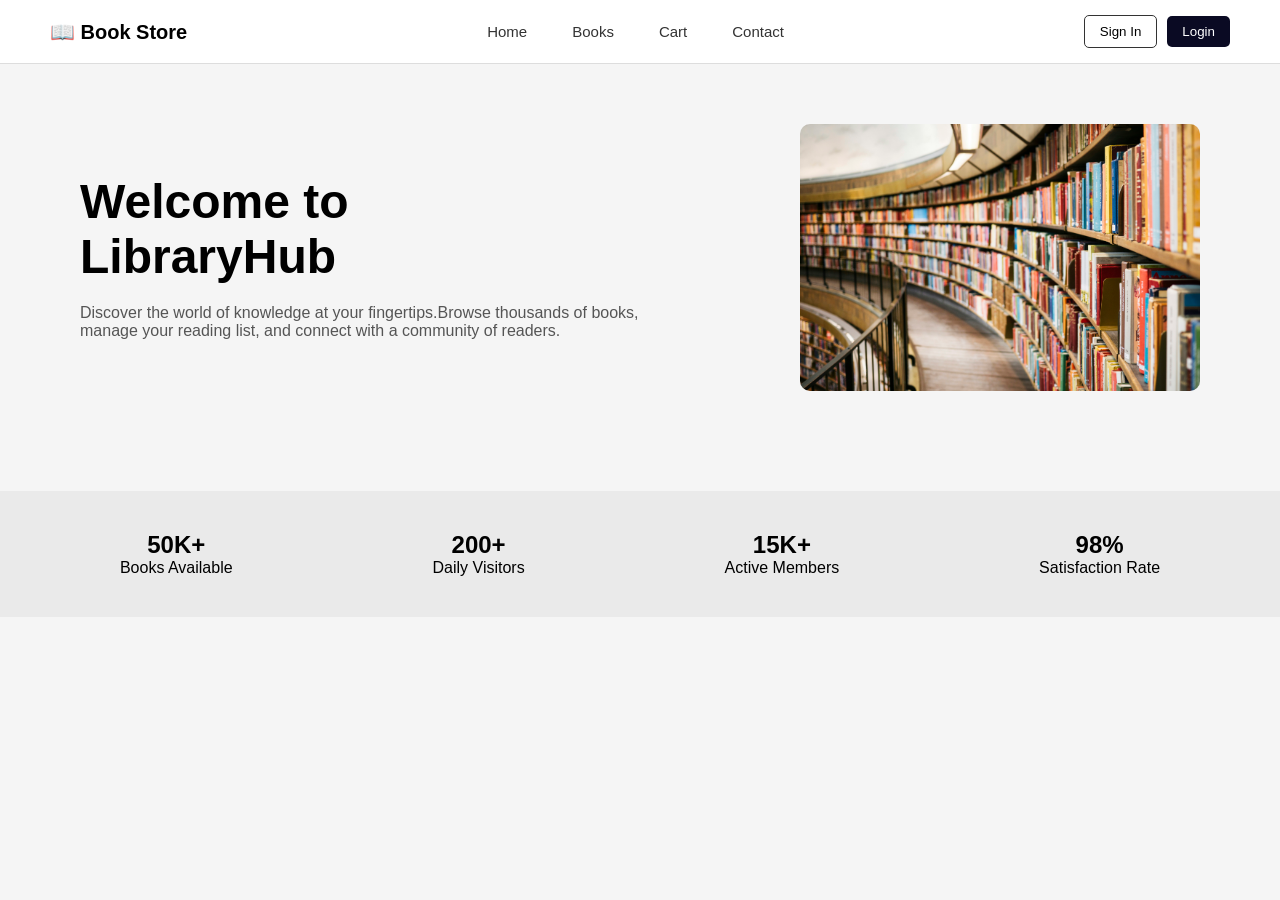
<file: index.html>
<!doctype html>
<html lang="en">
    <head>
        <meta charset="UTF-8" />
        <meta name="viewport" content="width=device-width, initial-scale=1.0" />
        <title>Book Stores</title>
        <style>
            * {
                margin: 0;
                padding: 0;
                box-sizing: border-box;
                font-family: Arial, sans-serif;
            }
            body {
                background: #f5f5f5;
            }
            .navbar {
                display: flex;
                justify-content: space-between;
                align-items: center;
                padding: 15px 50px;
                background: #fff;
                border-bottom: 1px solid #ddd;
            }
            .logo {
                font-size: 20px;
                font-weight: bold;
            }
            .nav-links {
                display: flex;
                gap: 25px;
            }
            .nav-links a {
                text-decoration: none;
                color: #333;
                font-size: 15px;
                transition: 0.3s;
                padding: 5px 10px;
                border-radius: 5px;
            }
            .nav-links a:hover {
                background-color: grey;
                color: white;
            }
            .auth-buttons {
                display: flex;
                gap: 10px;
                align-items: center;
            }
            .btn {
                padding: 8px 15px;
                border: none;
                cursor: pointer;
                border-radius: 5px;
                transition: 0.3s;
            }
            .signin {
                background: transparent;
                border: 1px solid #333;
            }
            .register {
                background: #0a0a23;
                color: white;
            }
            .logout-btn {
                background: #ff4d4d;
                color: white;
            }
            .logout-btn:hover {
                background: #cc0000;
            }
            .hero {
                display: flex;
                justify-content: space-between;
                align-items: center;
                padding: 60px 80px;
            }
            .hero-text {
                max-width: 50%;
            }
            .hero-text h1 {
                font-size: 48px;
                margin-bottom: 20px;
            }
            .hero-text p {
                font-size: 16px;
                color: #555;
            }
            .hero img {
                width: 400px;
                border-radius: 10px;
            }
            .stats {
                display: flex;
                justify-content: space-around;
                align-items: center;
                background-color: #eaeaea;
                padding: 40px 20px;
                margin-top: 40px;
                text-align: center;
            }
        </style>
    </head>
    <body>
        <div class="navbar">
            <div class="logo">📖 Book Store</div>
            <div class="nav-links">
                <a href="#">Home</a>
                <a href="book.html">Books</a>
                <a href="cart.html">Cart</a>
                <a href="contact.html">Contact</a>
            </div>

            <div class="auth-buttons" id="authArea">
                <a href="login.html"
                    ><button class="btn signin">Sign In</button></a
                >
                <a href="log.html"
                    ><button class="btn register">Login</button></a
                >
            </div>
        </div>

        <div class="hero">
            <div class="hero-text">
                <h1>
                    Welcome to <br />
                    LibraryHub
                </h1>
                <p>
                    Discover the world of knowledge at your fingertips.Browse
                    thousands of books, manage your reading list, and connect
                    with a community of readers.
                </p>
            </div>
            <img src="library.jfif" alt="Library Image" />
        </div>

        <div class="stats">
            <div class="stat-box">
                <h2>50K+</h2>
                <p>Books Available</p>
            </div>
            <div class="stat-box">
                <h2>200+</h2>
                <p>Daily Visitors</p>
            </div>
            <div class="stat-box">
                <h2>15K+</h2>
                <p>Active Members</p>
            </div>
            <div class="stat-box">
                <h2>98%</h2>
                <p>Satisfaction Rate</p>
            </div>
        </div>

        <script>
            // This function runs every time the page loads
            window.onload = function () {
                const userEmail = localStorage.getItem("loggedInUser");
                const authArea = document.getElementById("authArea");

                if (userEmail) {
                    // Update the UI to show the email and logout button
                    authArea.innerHTML = `
                        <div style="display:flex; align-items:center; gap:12px;">
                            <span style="
                                background:#2563eb; color:white;
                                width: 32px; height: 32px; display: flex;
                                align-items: center; justify-content: center;
                                border-radius:50%; font-size:14px; font-weight: bold;
                            ">${userEmail.charAt(0).toUpperCase()}</span>
                            <span style="font-size:14px; color: #333; font-weight: bold;">${userEmail}</span>
                            <button class="btn logout-btn" onclick="logout()">Logout</button>
                        </div>
                    `;
                }
            };

            function logout() {
                localStorage.removeItem("loggedInUser");
                window.location.reload(); // Refresh to show Sign In buttons again
            }
        </script>
    </body>
</html>
</file>
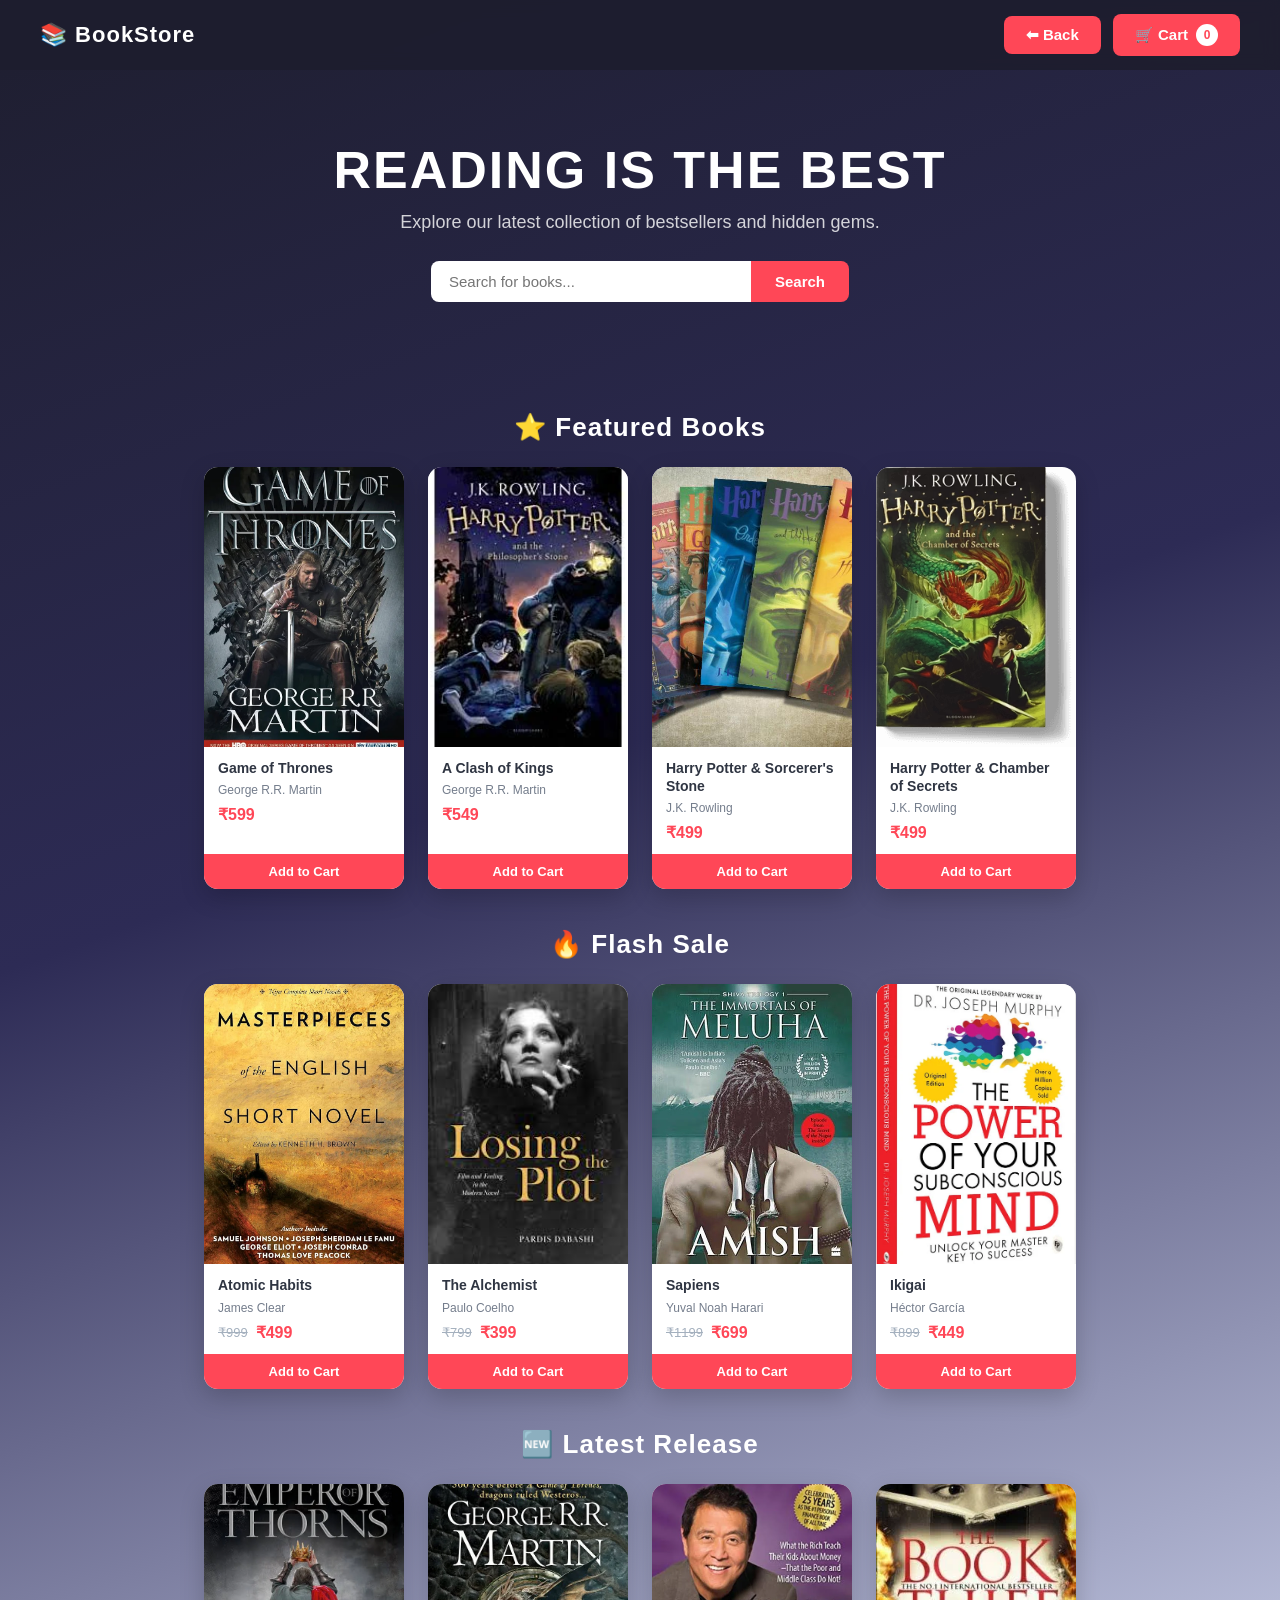
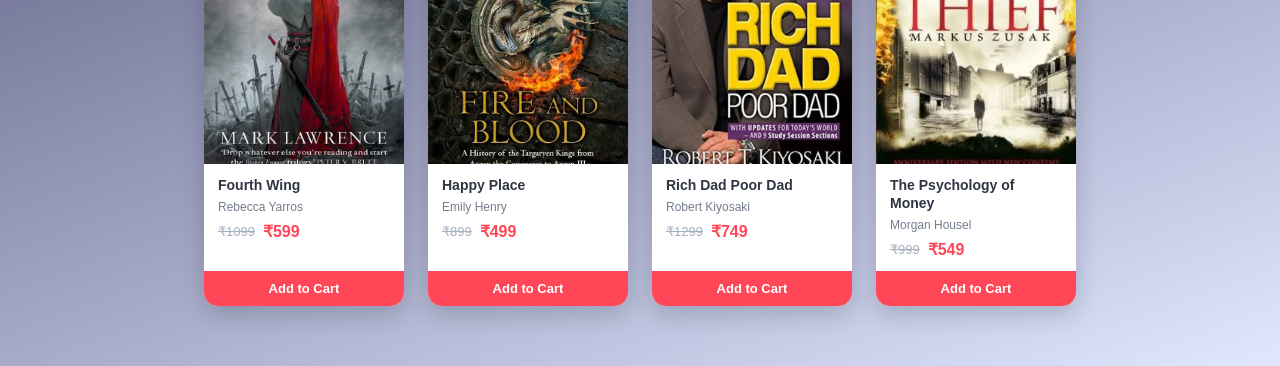
<file: book.html>
<!doctype html>
<html lang="en">
    <head>
        <meta charset="UTF-8" />
        <meta name="viewport" content="width=device-width, initial-scale=1.0" />
        <title>Book Store</title>
        <style>
            :root {
                --accent: #ff4757;
                --dark: #1e1e2f;
                --card-bg: #ffffff;
            }

            * {
                box-sizing: border-box;
                margin: 0;
                padding: 0;
            }

            body {
                font-family: "Segoe UI", Tahoma, Geneva, Verdana, sans-serif;
                background: linear-gradient(
                    160deg,
                    #1e1e2f 0%,
                    #2d2b55 40%,
                    #e0e7ff 100%
                );
                min-height: 100vh;
                color: #2f3542;
            }

            /* ── NAV ── */
            nav {
                position: sticky;
                top: 0;
                z-index: 100;
                background: rgba(30, 30, 47, 0.95);
                backdrop-filter: blur(8px);
                display: flex;
                align-items: center;
                justify-content: space-between;
                padding: 14px 40px;
            }

            .nav-logo {
                color: #fff;
                font-size: 22px;
                font-weight: 700;
                letter-spacing: 1px;
            }

            .nav-controls {
                display: flex;
                gap: 12px;
                align-items: center;
            }

            .btn-link {
                background: var(--accent);
                color: #fff;
                border: none;
                border-radius: 8px;
                padding: 10px 22px;
                font-size: 15px;
                font-weight: 600;
                cursor: pointer;
                text-decoration: none;
                display: flex;
                align-items: center;
                gap: 8px;
                transition: background 0.2s;
            }

            .btn-link:hover {
                background: #e84055;
            }

            .cart-count {
                background: #fff;
                color: var(--accent);
                border-radius: 50%;
                width: 22px;
                height: 22px;
                font-size: 12px;
                font-weight: 700;
                display: flex;
                align-items: center;
                justify-content: center;
            }

            /* ── HERO ── */
            .hero {
                text-align: center;
                padding: 70px 20px 50px;
                color: #fff;
            }

            .hero h1 {
                font-size: clamp(28px, 5vw, 52px);
                font-weight: 800;
                letter-spacing: 2px;
                margin-bottom: 12px;
            }

            .hero p {
                font-size: 18px;
                opacity: 0.8;
                margin-bottom: 28px;
            }

            .search-bar {
                display: flex;
                justify-content: center;
                gap: 0;
            }

            .search-bar input {
                padding: 12px 18px;
                width: 320px;
                border-radius: 8px 0 0 8px;
                border: none;
                font-size: 15px;
                outline: none;
            }

            .search-bar button {
                padding: 12px 24px;
                border-radius: 0 8px 8px 0;
                border: none;
                background: var(--accent);
                color: white;
                font-size: 15px;
                font-weight: 600;
                cursor: pointer;
            }

            /* ── SECTIONS ── */
            .container {
                max-width: 1200px;
                margin: 0 auto;
                padding: 20px 30px 60px;
            }

            .section-title {
                color: #fff;
                font-size: 26px;
                font-weight: 700;
                text-align: center;
                margin: 40px 0 24px;
                letter-spacing: 1px;
            }

            .book-grid {
                display: flex;
                flex-wrap: wrap;
                justify-content: center;
                gap: 24px;
            }

            /* ── BOOK CARD ── */
            .book-card {
                background: var(--card-bg);
                border-radius: 14px;
                overflow: hidden;
                width: 200px;
                box-shadow: 0 8px 24px rgba(0, 0, 0, 0.18);
                transition:
                    transform 0.3s ease,
                    box-shadow 0.3s ease;
                cursor: pointer;
                display: flex;
                flex-direction: column;
            }

            .book-card:hover {
                transform: translateY(-8px) scale(1.03);
                box-shadow: 0 18px 40px rgba(0, 0, 0, 0.32);
            }

            .book-card img {
                width: 200px;
                height: 280px;
                object-fit: cover;
                display: block;
            }

            .book-card .book-info {
                padding: 12px 14px;
                flex: 1;
                display: flex;
                flex-direction: column;
                gap: 6px;
            }

            .book-card .book-title {
                font-size: 14px;
                font-weight: 700;
                color: #2f3542;
                line-height: 1.3;
            }

            .book-card .book-author {
                font-size: 12px;
                color: #747d8c;
            }

            .book-card .price-row {
                display: flex;
                align-items: center;
                gap: 8px;
                margin-top: 2px;
            }

            .book-card .price-old {
                text-decoration: line-through;
                color: #a4b0be;
                font-size: 13px;
            }

            .book-card .price-new {
                color: var(--accent);
                font-weight: 700;
                font-size: 16px;
            }

            .add-to-cart-btn {
                width: 100%;
                padding: 10px;
                background: var(--accent);
                color: #fff;
                border: none;
                font-size: 13px;
                font-weight: 600;
                cursor: pointer;
                transition: background 0.2s;
            }

            .add-to-cart-btn:hover {
                background: #e84055;
            }

            .add-to-cart-btn.added {
                background: #2ed573;
            }

            /* ── TOAST ── */
            #toast {
                position: fixed;
                bottom: 30px;
                right: 30px;
                background: #2ed573;
                color: #1a3a2a;
                padding: 14px 24px;
                border-radius: 10px;
                font-size: 15px;
                font-weight: 600;
                opacity: 0;
                transform: translateY(20px);
                transition:
                    opacity 0.3s,
                    transform 0.3s;
                z-index: 9999;
                pointer-events: none;
            }

            #toast.show {
                opacity: 1;
                transform: translateY(0);
            }
        </style>
    </head>
    <body>
        <nav>
            <div class="nav-logo">📚 BookStore</div>
            <div class="nav-controls">
                <a class="btn-link" href="index.html">⬅ Back</a>
                <a class="btn-link" href="cart.html">
                    🛒 Cart
                    <span class="cart-count" id="cartCount">0</span>
                </a>
            </div>
        </nav>

        <header class="hero">
            <h1>READING IS THE BEST</h1>
            <p>Explore our latest collection of bestsellers and hidden gems.</p>
            <div class="search-bar">
                <input
                    type="text"
                    id="searchInput"
                    placeholder="Search for books..."
                />
                <button onclick="filterBooks()">Search</button>
            </div>
        </header>

        <main class="container">
            <h2 class="section-title">⭐ Featured Books</h2>
            <div class="book-grid" id="featuredGrid"></div>

            <h2 class="section-title">🔥 Flash Sale</h2>
            <div class="book-grid" id="saleGrid"></div>

            <h2 class="section-title">🆕 Latest Release</h2>
            <div class="book-grid" id="latestGrid"></div>
        </main>

        <div id="toast">✓ Added to cart!</div>

        <script>
            const books = {
                featured: [
                    {
                        id: "f1",
                        title: "Game of Thrones",
                        author: "George R.R. Martin",
                        img: "game1.png",
                        price: 599,
                        oldPrice: null,
                    },
                    {
                        id: "f2",
                        title: "A Clash of Kings",
                        author: "George R.R. Martin",
                        img: "game2.png",
                        price: 549,
                        oldPrice: null,
                    },
                    {
                        id: "f3",
                        title: "Harry Potter & Sorcerer's Stone",
                        author: "J.K. Rowling",
                        img: "harry1.jpg",
                        price: 499,
                        oldPrice: null,
                    },
                    {
                        id: "f4",
                        title: "Harry Potter & Chamber of Secrets",
                        author: "J.K. Rowling",
                        img: "harry2.png",
                        price: 499,
                        oldPrice: null,
                    },
                ],
                sale: [
                    {
                        id: "s1",
                        title: "Atomic Habits",
                        author: "James Clear",
                        img: "latest1.jpg",
                        price: 499,
                        oldPrice: 999,
                    },
                    {
                        id: "s2",
                        title: "The Alchemist",
                        author: "Paulo Coelho",
                        img: "latest2.jfif",
                        price: 399,
                        oldPrice: 799,
                    },
                    {
                        id: "s3",
                        title: "Sapiens",
                        author: "Yuval Noah Harari",
                        img: "latest3.png",
                        price: 699,
                        oldPrice: 1199,
                    },
                    {
                        id: "s4",
                        title: "Ikigai",
                        author: "Héctor García",
                        img: "book1.png",
                        price: 449,
                        oldPrice: 899,
                    },
                ],
                latest: [
                    {
                        id: "n1",
                        title: "Fourth Wing",
                        author: "Rebecca Yarros",
                        img: "New1.png",
                        price: 599,
                        oldPrice: 1099,
                    },
                    {
                        id: "n2",
                        title: "Happy Place",
                        author: "Emily Henry",
                        img: "new2.png",
                        price: 499,
                        oldPrice: 899,
                    },
                    {
                        id: "n3",
                        title: "Rich Dad Poor Dad",
                        author: "Robert Kiyosaki",
                        img: "new3.png",
                        price: 749,
                        oldPrice: 1299,
                    },
                    {
                        id: "n4",
                        title: "The Psychology of Money",
                        author: "Morgan Housel",
                        img: "new4.png",
                        price: 549,
                        oldPrice: 999,
                    },
                ],
            };

            function getCart() {
                return JSON.parse(localStorage.getItem("bookCart") || "[]");
            }

            function saveCart(cart) {
                localStorage.setItem("bookCart", JSON.stringify(cart));
                updateCartCount();
            }

            function updateCartCount() {
                const cart = getCart();
                const total = cart.reduce((s, i) => s + i.qty, 0);
                document.getElementById("cartCount").textContent = total;
            }

            function addToCart(book, btn) {
                const cart = getCart();
                const existing = cart.find((i) => i.id === book.id);
                if (existing) {
                    existing.qty += 1;
                } else {
                    cart.push({ ...book, qty: 1 });
                }
                saveCart(cart);

                btn.textContent = "✓ Added!";
                btn.classList.add("added");
                setTimeout(() => {
                    btn.textContent = "Add to Cart";
                    btn.classList.remove("added");
                }, 1500);

                showToast(`"${book.title}" added to cart!`);
            }

            function showToast(msg) {
                const t = document.getElementById("toast");
                t.textContent = "✓ " + msg;
                t.classList.add("show");
                setTimeout(() => t.classList.remove("show"), 2200);
            }

            function buildCard(book) {
                const priceHtml = book.oldPrice
                    ? `<span class="price-old">₹${book.oldPrice}</span><span class="price-new">₹${book.price}</span>`
                    : `<span class="price-new">₹${book.price}</span>`;

                const div = document.createElement("div");
                div.className = "book-card";
                div.dataset.title = book.title.toLowerCase();
                div.dataset.author = book.author.toLowerCase();
                div.innerHTML = `
        <img src="${book.img}" alt="${book.title}" loading="lazy" />
        <div class="book-info">
            <div class="book-title">${book.title}</div>
            <div class="book-author">${book.author}</div>
            <div class="price-row">${priceHtml}</div>
        </div>
        <button class="add-to-cart-btn">Add to Cart</button>
    `;
                div.querySelector(".add-to-cart-btn").addEventListener(
                    "click",
                    (e) => {
                        e.stopPropagation();
                        addToCart(book, e.currentTarget);
                    },
                );
                return div;
            }

            function renderGrid(containerId, list) {
                const container = document.getElementById(containerId);
                list.forEach((b) => container.appendChild(buildCard(b)));
            }

            function filterBooks() {
                const q = document
                    .getElementById("searchInput")
                    .value.toLowerCase()
                    .trim();
                document.querySelectorAll(".book-card").forEach((card) => {
                    const match =
                        card.dataset.title.includes(q) ||
                        card.dataset.author.includes(q);
                    card.style.display = match ? "" : "none";
                });
            }

            document
                .getElementById("searchInput")
                .addEventListener("keyup", filterBooks);

            renderGrid("featuredGrid", books.featured);
            renderGrid("saleGrid", books.sale);
            renderGrid("latestGrid", books.latest);
            updateCartCount();
        </script>
    </body>
</html>
</file>
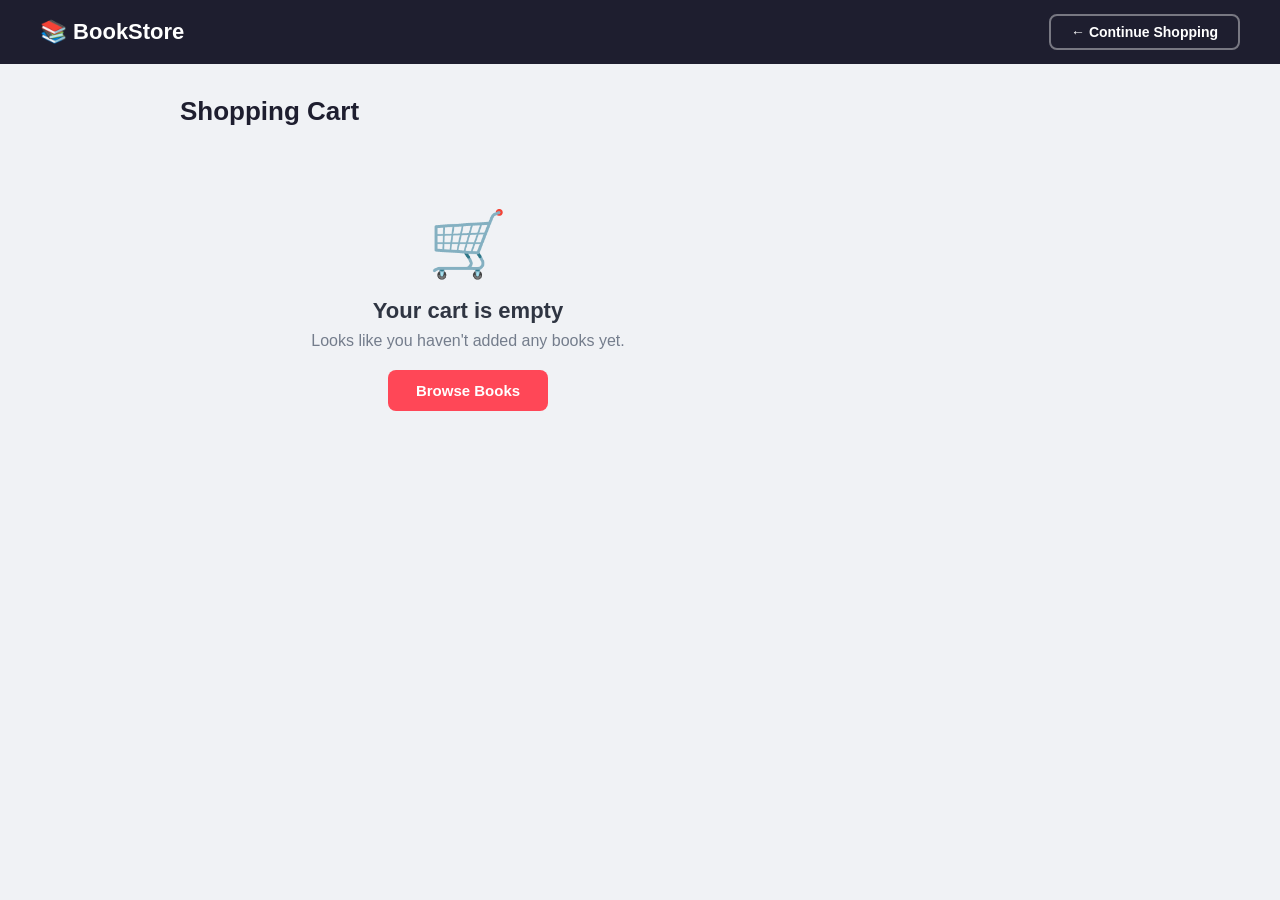
<file: cart.html>
<!doctype html>
<html lang="en">
    <head>
        <meta charset="UTF-8" />
        <meta name="viewport" content="width=device-width, initial-scale=1.0" />
        <title>Shopping Cart – BookStore</title>
        <style>
            * {
                box-sizing: border-box;
                margin: 0;
                padding: 0;
            }

            body {
                font-family: "Segoe UI", Tahoma, Geneva, Verdana, sans-serif;
                background: #f0f2f5;
                min-height: 100vh;
                color: #2f3542;
            }

            /* ── NAV ── */
            nav {
                background: #1e1e2f;
                display: flex;
                align-items: center;
                justify-content: space-between;
                padding: 14px 40px;
            }

            .nav-logo {
                color: #fff;
                font-size: 22px;
                font-weight: 700;
                text-decoration: none;
            }

            .back-btn {
                background: transparent;
                border: 2px solid rgba(255, 255, 255, 0.4);
                color: #fff;
                padding: 8px 20px;
                border-radius: 8px;
                font-size: 14px;
                font-weight: 600;
                cursor: pointer;
                text-decoration: none;
                transition: border-color 0.2s;
            }

            .back-btn:hover {
                border-color: #fff;
            }

            /* ── LAYOUT ── */
            .page {
                max-width: 960px;
                margin: 32px auto;
                padding: 0 20px 60px;
                display: grid;
                grid-template-columns: 1fr 320px;
                gap: 24px;
                align-items: start;
            }

            @media (max-width: 720px) {
                .page {
                    grid-template-columns: 1fr;
                }
            }

            h2.cart-heading {
                font-size: 26px;
                font-weight: 700;
                margin-bottom: 20px;
                color: #1e1e2f;
            }

            /* ── CART ITEM ── */
            .cart-item {
                background: #fff;
                border-radius: 12px;
                padding: 16px;
                margin-bottom: 14px;
                display: flex;
                align-items: center;
                gap: 16px;
                box-shadow: 0 2px 8px rgba(0, 0, 0, 0.07);
                transition: opacity 0.3s;
            }

            .cart-item img {
                width: 72px;
                height: 100px;
                object-fit: cover;
                border-radius: 6px;
                flex-shrink: 0;
            }

            .item-details {
                flex: 1;
            }

            .item-title {
                font-size: 16px;
                font-weight: 700;
                margin-bottom: 4px;
            }

            .item-author {
                font-size: 13px;
                color: #747d8c;
                margin-bottom: 8px;
            }

            .item-price {
                color: #ff4757;
                font-weight: 700;
                font-size: 16px;
            }

            /* ── QTY CONTROLS ── */
            .qty-controls {
                display: flex;
                align-items: center;
                gap: 10px;
            }

            .qty-btn {
                width: 30px;
                height: 30px;
                border-radius: 6px;
                border: 1.5px solid #dfe4ea;
                background: #f1f2f6;
                font-size: 18px;
                line-height: 1;
                cursor: pointer;
                font-weight: 700;
                color: #2f3542;
                transition: background 0.15s;
                display: flex;
                align-items: center;
                justify-content: center;
            }

            .qty-btn:hover {
                background: #e0e7ff;
            }

            .qty-value {
                font-size: 16px;
                font-weight: 700;
                min-width: 24px;
                text-align: center;
            }

            .item-total {
                font-size: 17px;
                font-weight: 700;
                color: #2f3542;
                min-width: 70px;
                text-align: right;
            }

            .remove-btn {
                background: none;
                border: none;
                cursor: pointer;
                font-size: 20px;
                color: #a4b0be;
                padding: 4px;
                transition: color 0.2s;
            }

            .remove-btn:hover {
                color: #ff4757;
            }

            /* ── EMPTY STATE ── */
            .empty-state {
                text-align: center;
                padding: 60px 20px;
                color: #747d8c;
            }

            .empty-state .icon {
                font-size: 64px;
                margin-bottom: 16px;
            }
            .empty-state h3 {
                font-size: 22px;
                margin-bottom: 8px;
                color: #2f3542;
            }

            .shop-link {
                display: inline-block;
                margin-top: 20px;
                background: #ff4757;
                color: #fff;
                padding: 12px 28px;
                border-radius: 8px;
                font-weight: 700;
                text-decoration: none;
                font-size: 15px;
            }

            /* ── SUMMARY ── */
            .summary-card {
                background: #fff;
                border-radius: 14px;
                padding: 24px;
                box-shadow: 0 2px 8px rgba(0, 0, 0, 0.07);
                position: sticky;
                top: 20px;
            }

            .summary-card h3 {
                font-size: 18px;
                font-weight: 700;
                margin-bottom: 20px;
                padding-bottom: 14px;
                border-bottom: 1.5px solid #f1f2f6;
            }

            .summary-row {
                display: flex;
                justify-content: space-between;
                font-size: 15px;
                margin-bottom: 12px;
                color: #57606f;
            }

            .summary-row.total {
                font-size: 20px;
                font-weight: 700;
                color: #2f3542;
                margin-top: 16px;
                padding-top: 16px;
                border-top: 1.5px solid #f1f2f6;
            }

            .summary-row.total span:last-child {
                color: #ff4757;
            }

            .coupon-row {
                display: flex;
                gap: 8px;
                margin: 16px 0;
            }

            .coupon-row input {
                flex: 1;
                padding: 9px 12px;
                border: 1.5px solid #dfe4ea;
                border-radius: 7px;
                font-size: 14px;
                outline: none;
            }

            .coupon-row input:focus {
                border-color: #ff4757;
            }

            .coupon-btn {
                padding: 9px 14px;
                background: #1e1e2f;
                color: #fff;
                border: none;
                border-radius: 7px;
                font-size: 13px;
                font-weight: 600;
                cursor: pointer;
            }

            .checkout-btn {
                width: 100%;
                padding: 15px;
                background: #ff4757;
                color: #fff;
                border: none;
                border-radius: 10px;
                font-size: 16px;
                font-weight: 700;
                cursor: pointer;
                margin-top: 8px;
                transition: background 0.2s;
                letter-spacing: 0.5px;
            }

            .checkout-btn:hover {
                background: #e84055;
            }

            .secure-note {
                text-align: center;
                font-size: 12px;
                color: #a4b0be;
                margin-top: 12px;
            }
        </style>
    </head>
    <body>
        <nav>
            <a class="nav-logo" href="book.html">📚 BookStore</a>
            <a class="back-btn" href="book.html">← Continue Shopping</a>
        </nav>

        <div class="page">
            <!-- LEFT: cart items -->
            <div>
                <h2 class="cart-heading">
                    Shopping Cart
                    <span
                        id="itemCountLabel"
                        style="
                            font-size: 16px;
                            color: #747d8c;
                            font-weight: 400;
                        "
                    ></span>
                </h2>
                <div id="cartContainer"></div>
            </div>

            <!-- RIGHT: summary -->
            <div class="summary-card" id="summaryCard" style="display: none">
                <h3>Order Summary</h3>
                <div class="summary-row">
                    <span>Subtotal</span
                    ><span>₹<span id="subtotal">0</span></span>
                </div>
                <div class="summary-row">
                    <span>Shipping</span
                    ><span style="color: #2ed573; font-weight: 600">FREE</span>
                </div>
                <div class="summary-row">
                    <span>Tax (8%)</span><span>₹<span id="tax">0</span></span>
                </div>
                <div class="coupon-row">
                    <input
                        type="text"
                        id="couponInput"
                        placeholder="Coupon code"
                    />
                    <button class="coupon-btn" onclick="applyCoupon()">
                        Apply
                    </button>
                </div>
                <div
                    class="summary-row"
                    id="discountRow"
                    style="display: none; color: #2ed573"
                >
                    <span>Discount</span
                    ><span>−₹<span id="discount">0</span></span>
                </div>
                <div class="summary-row total">
                    <span>Total</span
                    ><span>₹<span id="grandTotal">0</span></span>
                </div>
                <button class="checkout-btn" onclick="checkout()">
                    PROCEED TO CHECKOUT
                </button>
                <p class="secure-note">🔒 Secure checkout · Free returns</p>
            </div>
        </div>

        <script>
            let discountAmount = 0;
            const COUPONS = { SAVE10: 0.1, READ20: 0.2, BOOKS5: 0.05 };

            function getCart() {
                return JSON.parse(localStorage.getItem("bookCart") || "[]");
            }

            function saveCart(cart) {
                localStorage.setItem("bookCart", JSON.stringify(cart));
            }

            function renderCart() {
                const cart = getCart();
                const container = document.getElementById("cartContainer");
                const summary = document.getElementById("summaryCard");
                container.innerHTML = "";

                if (cart.length === 0) {
                    summary.style.display = "none";
                    document.getElementById("itemCountLabel").textContent = "";
                    container.innerHTML = `
            <div class="empty-state">
                <div class="icon">🛒</div>
                <h3>Your cart is empty</h3>
                <p>Looks like you haven't added any books yet.</p>
                <a class="shop-link" href="bookstore.html">Browse Books</a>
            </div>`;
                    return;
                }

                summary.style.display = "block";
                document.getElementById("itemCountLabel").textContent =
                    `(${cart.reduce((s, i) => s + i.qty, 0)} item${cart.reduce((s, i) => s + i.qty, 0) > 1 ? "s" : ""})`;

                cart.forEach((item, idx) => {
                    const div = document.createElement("div");
                    div.className = "cart-item";
                    div.id = "item_" + idx;
                    div.innerHTML = `
            <img src="${item.img}" alt="${item.title}" onerror="this.src='https://via.placeholder.com/72x100?text=Book'" />
            <div class="item-details">
                <div class="item-title">${item.title}</div>
                <div class="item-author">${item.author}</div>
                <div class="item-price">₹${item.price}</div>
            </div>
            <div class="qty-controls">
                <button class="qty-btn" onclick="changeQty(${idx}, -1)">−</button>
                <span class="qty-value" id="qty_${idx}">${item.qty}</span>
                <button class="qty-btn" onclick="changeQty(${idx}, 1)">+</button>
            </div>
            <div class="item-total" id="itemTotal_${idx}">₹${(item.price * item.qty).toLocaleString()}</div>
            <button class="remove-btn" onclick="removeItem(${idx})" title="Remove">✕</button>
        `;
                    container.appendChild(div);
                });

                updateSummary();
            }

            function changeQty(idx, delta) {
                const cart = getCart();
                cart[idx].qty += delta;
                if (cart[idx].qty < 1) cart[idx].qty = 1;
                saveCart(cart);
                document.getElementById("qty_" + idx).textContent =
                    cart[idx].qty;
                document.getElementById("itemTotal_" + idx).textContent =
                    "₹" + (cart[idx].price * cart[idx].qty).toLocaleString();
                updateSummary();
                document.getElementById("itemCountLabel").textContent =
                    `(${cart.reduce((s, i) => s + i.qty, 0)} items)`;
            }

            function removeItem(idx) {
                const cart = getCart();
                const el = document.getElementById("item_" + idx);
                if (el) {
                    el.style.opacity = "0";
                }
                setTimeout(() => {
                    cart.splice(idx, 1);
                    saveCart(cart);
                    renderCart();
                }, 280);
            }

            function updateSummary() {
                const cart = getCart();
                const subtotal = cart.reduce((s, i) => s + i.price * i.qty, 0);
                const afterDiscount = subtotal - discountAmount;
                const tax = afterDiscount * 0.08;
                const total = afterDiscount + tax;

                document.getElementById("subtotal").textContent =
                    subtotal.toLocaleString();
                document.getElementById("tax").textContent =
                    Math.round(tax).toLocaleString();
                document.getElementById("grandTotal").textContent =
                    Math.round(total).toLocaleString();
            }

            function applyCoupon() {
                const code = document
                    .getElementById("couponInput")
                    .value.trim()
                    .toUpperCase();
                const cart = getCart();
                const subtotal = cart.reduce((s, i) => s + i.price * i.qty, 0);

                if (COUPONS[code]) {
                    discountAmount = Math.round(subtotal * COUPONS[code]);
                    document.getElementById("discountRow").style.display =
                        "flex";
                    document.getElementById("discount").textContent =
                        discountAmount.toLocaleString();
                    document.getElementById("couponInput").style.borderColor =
                        "#2ed573";
                    updateSummary();
                    alert(
                        `Coupon applied! You saved ₹${discountAmount} (${COUPONS[code] * 100}% off)`,
                    );
                } else {
                    document.getElementById("couponInput").style.borderColor =
                        "#ff4757";
                    alert(
                        "Invalid coupon code. Try: SAVE10, READ20, or BOOKS5",
                    );
                }
            }

            function checkout() {
                const cart = getCart();
                if (!cart.length) return;
                const total = cart.reduce((s, i) => s + i.price * i.qty, 0);
                const tax = (total - discountAmount) * 0.08;
                const grand = Math.round(total - discountAmount + tax);
                alert(
                    `🎉 Order placed successfully!\n\nTotal paid: ₹${grand.toLocaleString()}\nThank you for shopping at BookStore!`,
                );
                localStorage.removeItem("bookCart");
                renderCart();
            }

            renderCart();
        </script>
    </body>
</html>
</file>
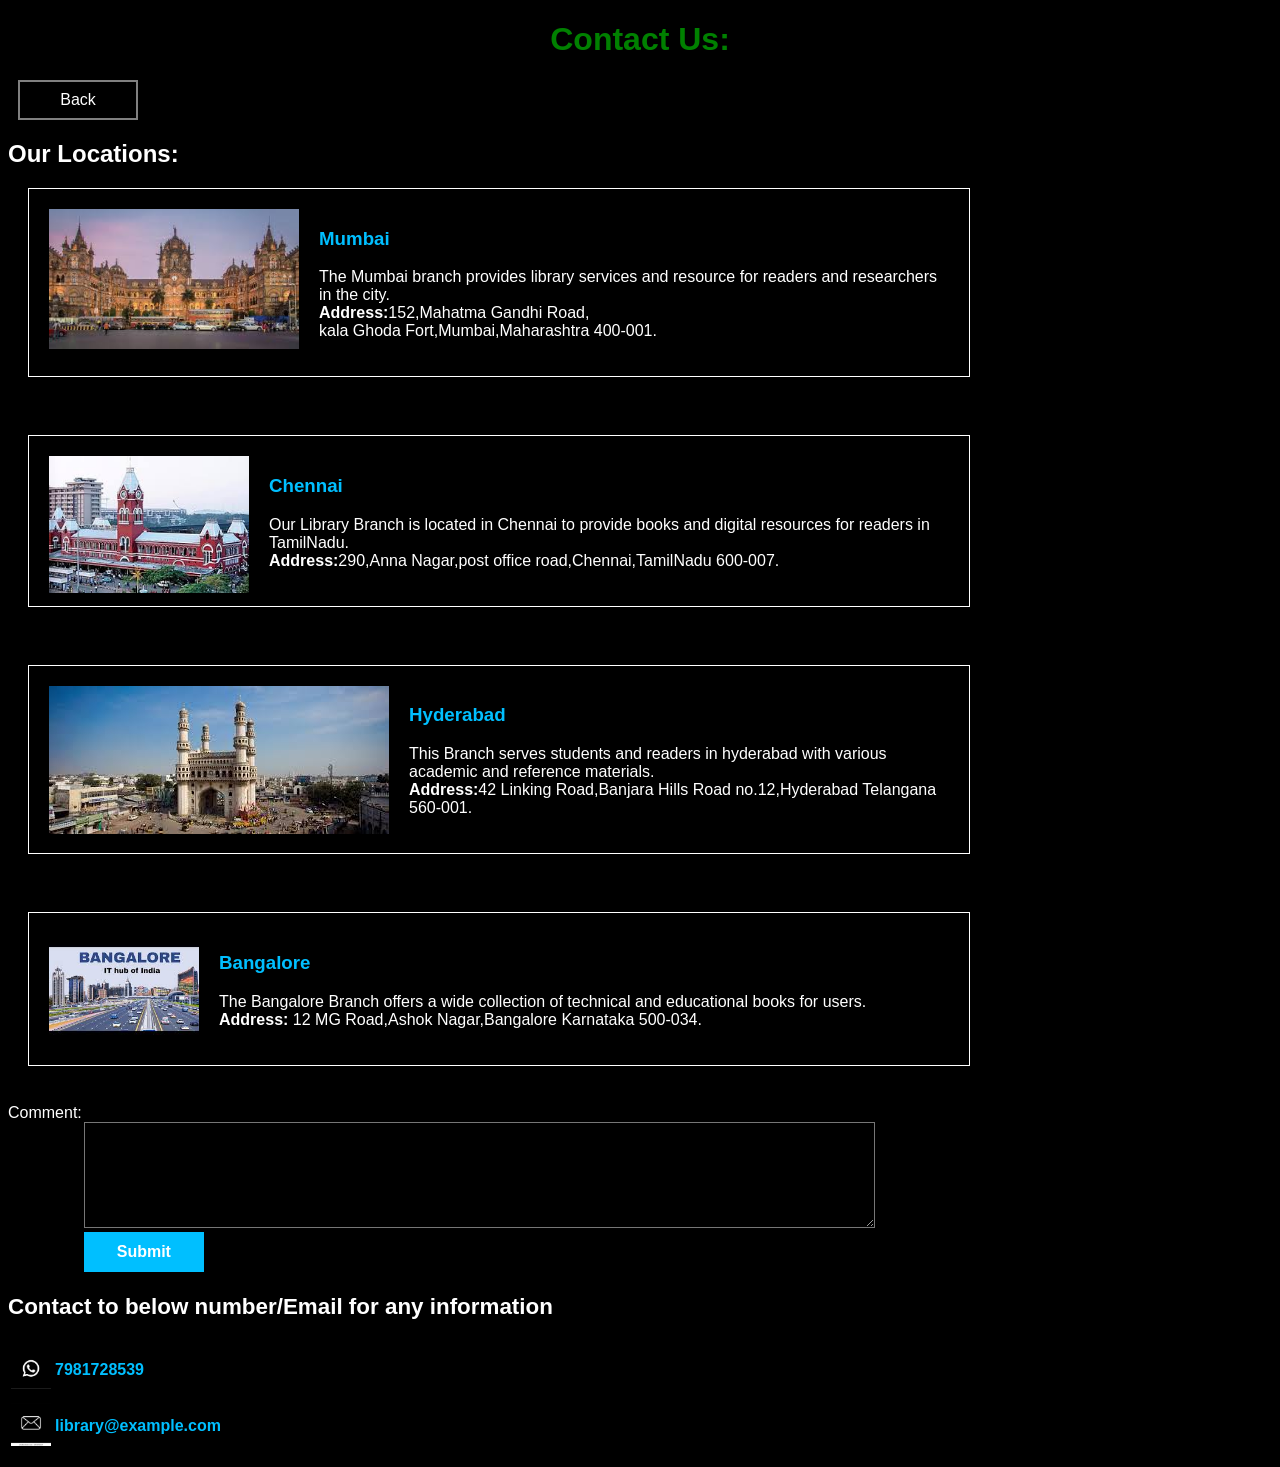
<file: contact.html>
<!doctype html>
<html>
    <head>
        <meta charset="UTF-8" />
        <meta name="viewport" content="width=device-width, initial-scale=1.0" />
        <style>
            body {
                color: white;
                font-family: Arial;
                background-color: black;
            }
            .box {
                border: 1px solid white;
                padding: 20px;
                margin: 20px;
                width: 900px;
                color: white;
                transition: all 0.3s ease;
            }

            .box img {
                float: left;
                margin-right: 20px;
            }
            .box:hover {
                transform: scale(1.05);
                border: 3px solid deepskyblue;
            }
            button {
                width: 120px;
                height: 40px;
                font-size: 16px;
                background-color: deepskyblue;
                border: none;
                color: white;
                margin-left: 6%;
            }
            .btn:hover {
                background-color: grey;
            }
            .back {
                background-color: black;
                color: White;
                border: 2px solid grey;
                margin-left: 10px;
            }
            .back:hover {
                background-color: grey;
            }
        </style>

        <title>contact</title>
    </head>
    <body>
        <div class="w3-container w3-black">
            <h1 style="text-align: center; color: green">Contact Us:</h1>
        </div>
        <a href="index.html"><button class="back">Back</button></a>
        <h2 style="color: white">Our Locations:</h2>
        <div class="box">
            <img src="mumbai.jfif" width="250px" />

            <h3 style="color: deepskyblue">Mumbai</h3>

            <p>
                The Mumbai branch provides library services and resource for
                readers and researchers in the city.<br />
                <b>Address:</b>152,Mahatma Gandhi Road,<br />kala Ghoda
                Fort,Mumbai,Maharashtra 400-001.
            </p>
        </div>
        <br />
        <div class="box">
            <img src="chennai.jfif" width="200px" />

            <h3 style="color: deepskyblue">Chennai</h3>
            <p>
                Our Library Branch is located in Chennai to provide books and
                digital resources for readers in TamilNadu.<br />
                <b>Address:</b>290,Anna Nagar,post office road,Chennai,TamilNadu
                600-007.
            </p>
        </div>
        <br />
        <div class="box">
            <img src="hyd.jfif" />

            <h3 style="color: deepskyblue">Hyderabad</h3>
            <p>
                This Branch serves students and readers in hyderabad with
                various academic and reference materials.<br />
                <b>Address:</b>42 Linking Road,Banjara Hills Road
                no.12,Hyderabad Telangana 560-001.
            </p>
        </div>
        <br />
        <div class="box">
            <img src="bang.jfif" width="150px" />

            <h3 style="color: deepskyblue">Bangalore</h3>
            <p>
                The Bangalore Branch offers a wide collection of technical and
                educational books for users.<br />
                <b>Address:</b> 12 MG Road,Ashok Nagar,Bangalore Karnataka
                500-034.
            </p>
        </div>
        <br />
        <form>
            <label for="Comment" style="color: white">Comment:</label><br />
            <textarea
                rows="5"
                cols="70"
                id="Comment"
                style="
                    background-color: black;
                    color: white;
                    font-size: 140%;
                    margin-left: 6%;
                "
                id="demo"
            ></textarea>
        </form>
        <button class="btn" onclick="submitFeedback()">
            <b>Submit</b>
        </button>
        <p style="font-size: 140%">
            <b>Contact to below number/Email for any information</b>
        </p>
        <table>
            <tr>
                <td>
                    <img
                        src="call.png"
                        alt="phone number:"
                        style="width: 40px"
                    />
                </td>
                <td style="color: deepskyblue">
                    <p><b>7981728539</b></p>
                </td>
            </tr>
        </table>
        <table>
            <tr>
                <td>
                    <img src="email.jfif" style="width: 40px" />
                </td>
                <th style="color: deepskyblue">
                    <p><b>library@example.com</b></p>
                </th>
            </tr>
        </table>

        <script>
            function submitFeedback() {
                const commentBox = document.getElementById("Comment");
                const comment = commentBox.value.trim();

                if (comment === "") {
                    alert(
                        "Please write something in the comment box before submitting!",
                    );
                    return;
                }
                alert("Your Feedback is submitted successfully!");
                commentBox.value = "";
            }
        </script>
    </body>
</html>
</file>
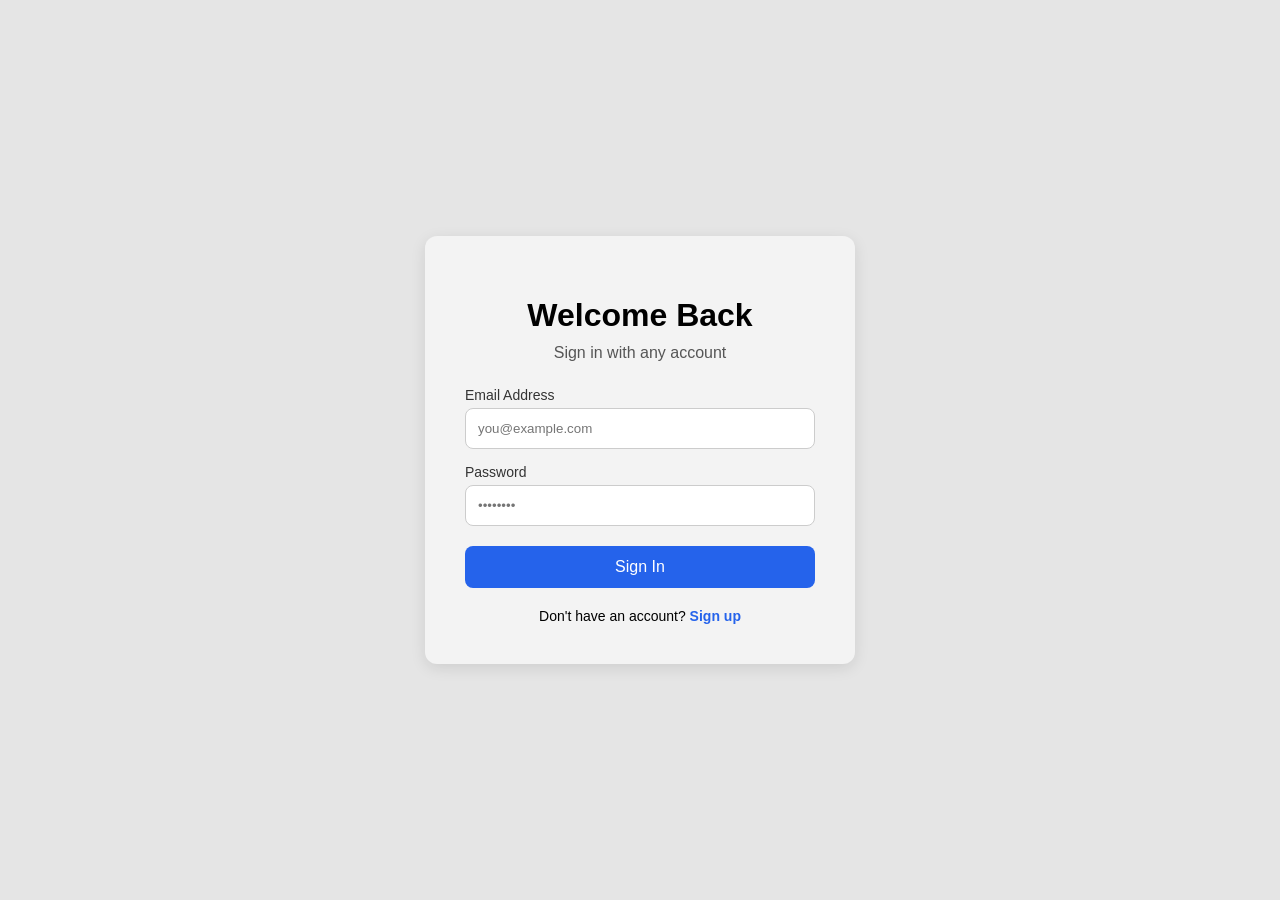
<file: log.html>
<!doctype html>
<html lang="en">
    <head>
        <meta charset="UTF-8" />
        <meta name="viewport" content="width=device-width, initial-scale=1.0" />
        <title>Login Page</title>
        <style>
            body {
                margin: 0;
                font-family: Arial, sans-serif;
                background-color: #e5e5e5;
                display: flex;
                justify-content: center;
                align-items: center;
                height: 100vh;
            }
            .container {
                background: #f3f3f3;
                padding: 40px;
                border-radius: 12px;
                width: 350px;
                box-shadow: 0 4px 15px rgba(0, 0, 0, 0.1);
            }
            h1 {
                text-align: center;
                margin-bottom: 10px;
            }
            .subtitle {
                text-align: center;
                color: #555;
                margin-bottom: 25px;
            }
            label {
                display: block;
                margin-top: 15px;
                font-size: 14px;
                color: #333;
            }
            input[type="email"],
            input[type="password"] {
                width: 100%;
                padding: 12px;
                margin-top: 5px;
                border-radius: 8px;
                border: 1px solid #ccc;
                outline: none;
                box-sizing: border-box;
            }
            input:focus {
                border-color: #2563eb;
            }
            .btn {
                width: 100%;
                margin-top: 20px;
                padding: 12px;
                background: #2563eb;
                border: none;
                border-radius: 8px;
                color: white;
                font-size: 16px;
                cursor: pointer;
                transition: 0.3s;
            }
            .btn:hover {
                background: #1e4ed8;
            }
            .bottom-text {
                text-align: center;
                margin-top: 20px;
                font-size: 14px;
            }
            .bottom-text a {
                color: #2563eb;
                text-decoration: none;
                font-weight: bold;
            }
        </style>
    </head>
    <body>
        <div class="container">
            <h1>Welcome Back</h1>
            <div class="subtitle">Sign in with any account</div>

            <form id="loginForm">
                <label>Email Address</label>
                <input
                    type="email"
                    id="email"
                    placeholder="you@example.com"
                    required
                />

                <label>Password</label>
                <input
                    type="password"
                    id="password"
                    placeholder="••••••••"
                    required
                />

                <button type="submit" class="btn">Sign In</button>
            </form>

            <div class="bottom-text">
                Don't have an account? <a href="#">Sign up</a>
            </div>
        </div>

        <script>
            document
                .getElementById("loginForm")
                .addEventListener("submit", function (e) {
                    e.preventDefault();

                    const email = document.getElementById("email").value;
                    const password = document.getElementById("password").value;

                    // Validation: Just ensure they aren't empty
                    if (email === "" || password === "") {
                        alert("Please fill all fields!");
                        return;
                    }

                    // Accept ANY login: Store the email and redirect
                    localStorage.setItem("loggedInUser", email);

                    // Redirect to your main home page
                    window.location.href = "index.html";
                });
        </script>
    </body>
</html>
</file>
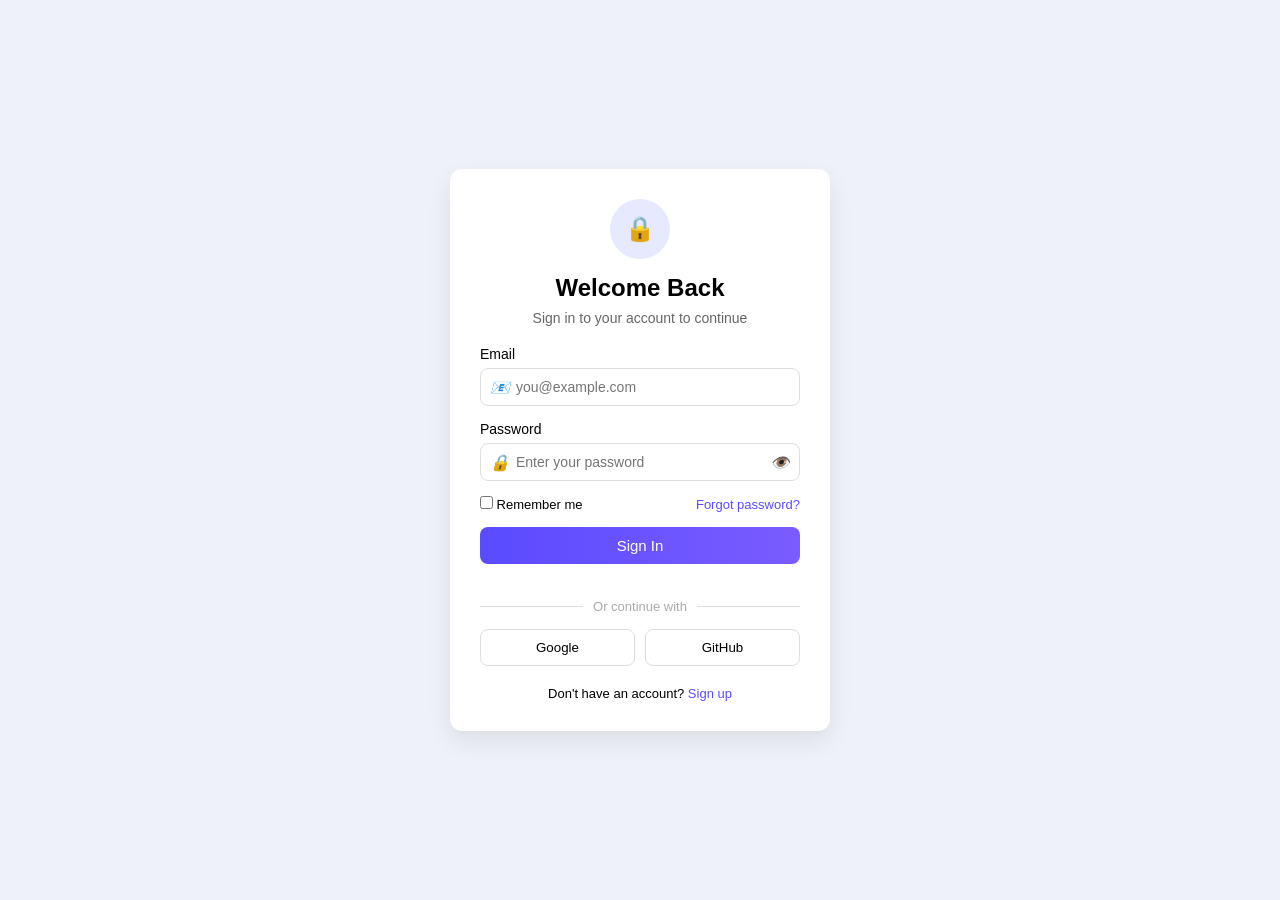
<file: login.html>
<!doctype html>
<html lang="en">
    <head>
        <meta charset="UTF-8" />
        <meta name="viewport" content="width=device-width, initial-scale=1.0" />
        <title>Signin</title>
        <style>
            /* (Styles remain the same as your provided code) */
            * {
                margin: 0;
                padding: 0;
                box-sizing: border-box;
                font-family: Arial, sans-serif;
            }
            body {
                height: 100vh;
                background: #eef1f7;
                display: flex;
                align-items: center;
                justify-content: center;
            }
            .container {
                width: 380px;
                background: #fff;
                padding: 30px;
                border-radius: 12px;
                box-shadow: 0 10px 25px rgba(0, 0, 0, 0.08);
                text-align: center;
            }
            .icon {
                width: 60px;
                height: 60px;
                background: #e6e9ff;
                border-radius: 50%;
                margin: 0 auto 15px;
                display: flex;
                align-items: center;
                justify-content: center;
                font-size: 24px;
            }
            h2 {
                margin-bottom: 8px;
            }
            .subtitle {
                color: #666;
                font-size: 14px;
                margin-bottom: 20px;
            }
            .input-group {
                text-align: left;
                margin-bottom: 15px;
            }
            .input-group label {
                font-size: 14px;
                display: block;
                margin-bottom: 6px;
            }
            .input-box {
                position: relative;
            }
            .input-box input {
                width: 100%;
                padding: 10px 40px 10px 35px;
                border-radius: 8px;
                border: 1px solid #ddd;
                outline: none;
                font-size: 14px;
            }
            .input-box i {
                position: absolute;
                top: 50%;
                transform: translateY(-50%);
                color: #aaa;
            }
            .input-box .left {
                left: 10px;
            }
            .input-box .right {
                right: 10px;
                cursor: pointer;
            }
            .options {
                display: flex;
                justify-content: space-between;
                align-items: center;
                font-size: 13px;
                margin-bottom: 15px;
            }
            .options a {
                color: #5a4bff;
                text-decoration: none;
            }
            .btn {
                width: 100%;
                padding: 10px;
                border: none;
                border-radius: 8px;
                background: linear-gradient(to right, #5a4bff, #7a5cff);
                color: white;
                font-size: 15px;
                cursor: pointer;
                margin-bottom: 20px;
            }
            .divider {
                display: flex;
                align-items: center;
                margin: 15px 0;
                color: #aaa;
                font-size: 13px;
            }
            .divider::before,
            .divider::after {
                content: "";
                flex: 1;
                height: 1px;
                background: #ddd;
            }
            .divider span {
                margin: 0 10px;
            }
            .socials {
                display: flex;
                gap: 10px;
                margin-bottom: 20px;
            }
            .socials button {
                flex: 1;
                padding: 10px;
                border-radius: 8px;
                border: 1px solid #ddd;
                background: #fff;
                cursor: pointer;
            }
            .footer {
                font-size: 13px;
            }
            .footer a {
                color: #5a4bff;
                text-decoration: none;
            }
        </style>
    </head>
    <body>
        <div class="container">
            <div class="icon">🔒</div>
            <h2>Welcome Back</h2>
            <div class="subtitle">Sign in to your account to continue</div>

            <div class="input-group">
                <label>Email</label>
                <div class="input-box">
                    <i class="left">📧</i>
                    <input
                        type="email"
                        id="emailInput"
                        placeholder="you@example.com"
                        required
                    />
                </div>
            </div>

            <div class="input-group">
                <label>Password</label>
                <div class="input-box">
                    <i class="left">🔒</i>
                    <input
                        type="password"
                        id="password"
                        placeholder="Enter your password"
                        required
                    />
                    <i class="right" onclick="togglePassword()">👁️</i>
                </div>
            </div>

            <div class="options">
                <label><input type="checkbox" /> Remember me</label>
                <a href="#">Forgot password?</a>
            </div>

            <button class="btn" onclick="login()">Sign In</button>

            <div class="divider"><span>Or continue with</span></div>
            <div class="socials">
                <button>Google</button>
                <button>GitHub</button>
            </div>
            <div class="footer">
                Don't have an account? <a href="#">Sign up</a>
            </div>
        </div>

        <script>
            function togglePassword() {
                const input = document.getElementById("password");
                input.type = input.type === "password" ? "text" : "password";
            }

            function login() {
                const email = document.getElementById("emailInput").value;
                const password = document.getElementById("password").value;

                if (email === "" || password === "") {
                    alert("Please fill all fields!");
                    return;
                }

                // Successfully "log in" by saving the email to localStorage
                localStorage.setItem("loggedInUser", email);

                // Redirect to the home page (index.html)
                window.location.href = "index.html";
            }
        </script>
    </body>
</html>
</file>
